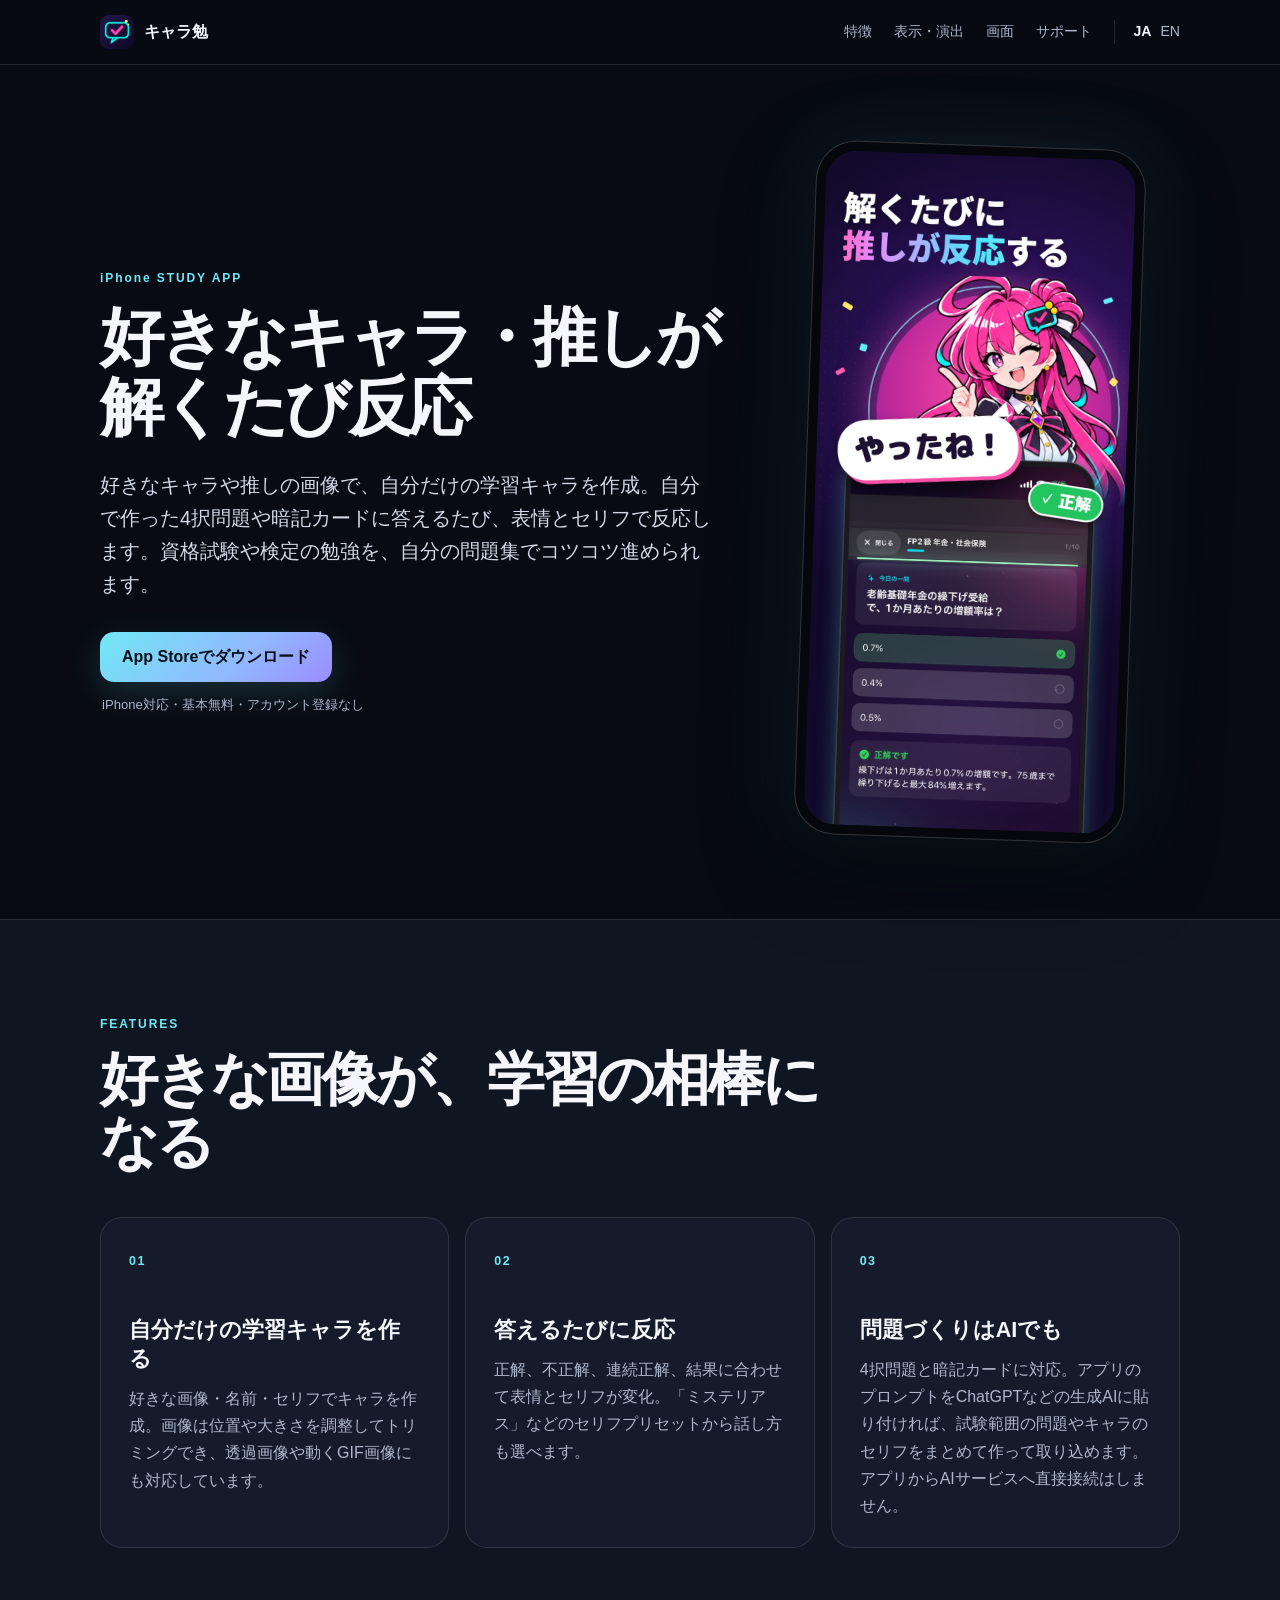
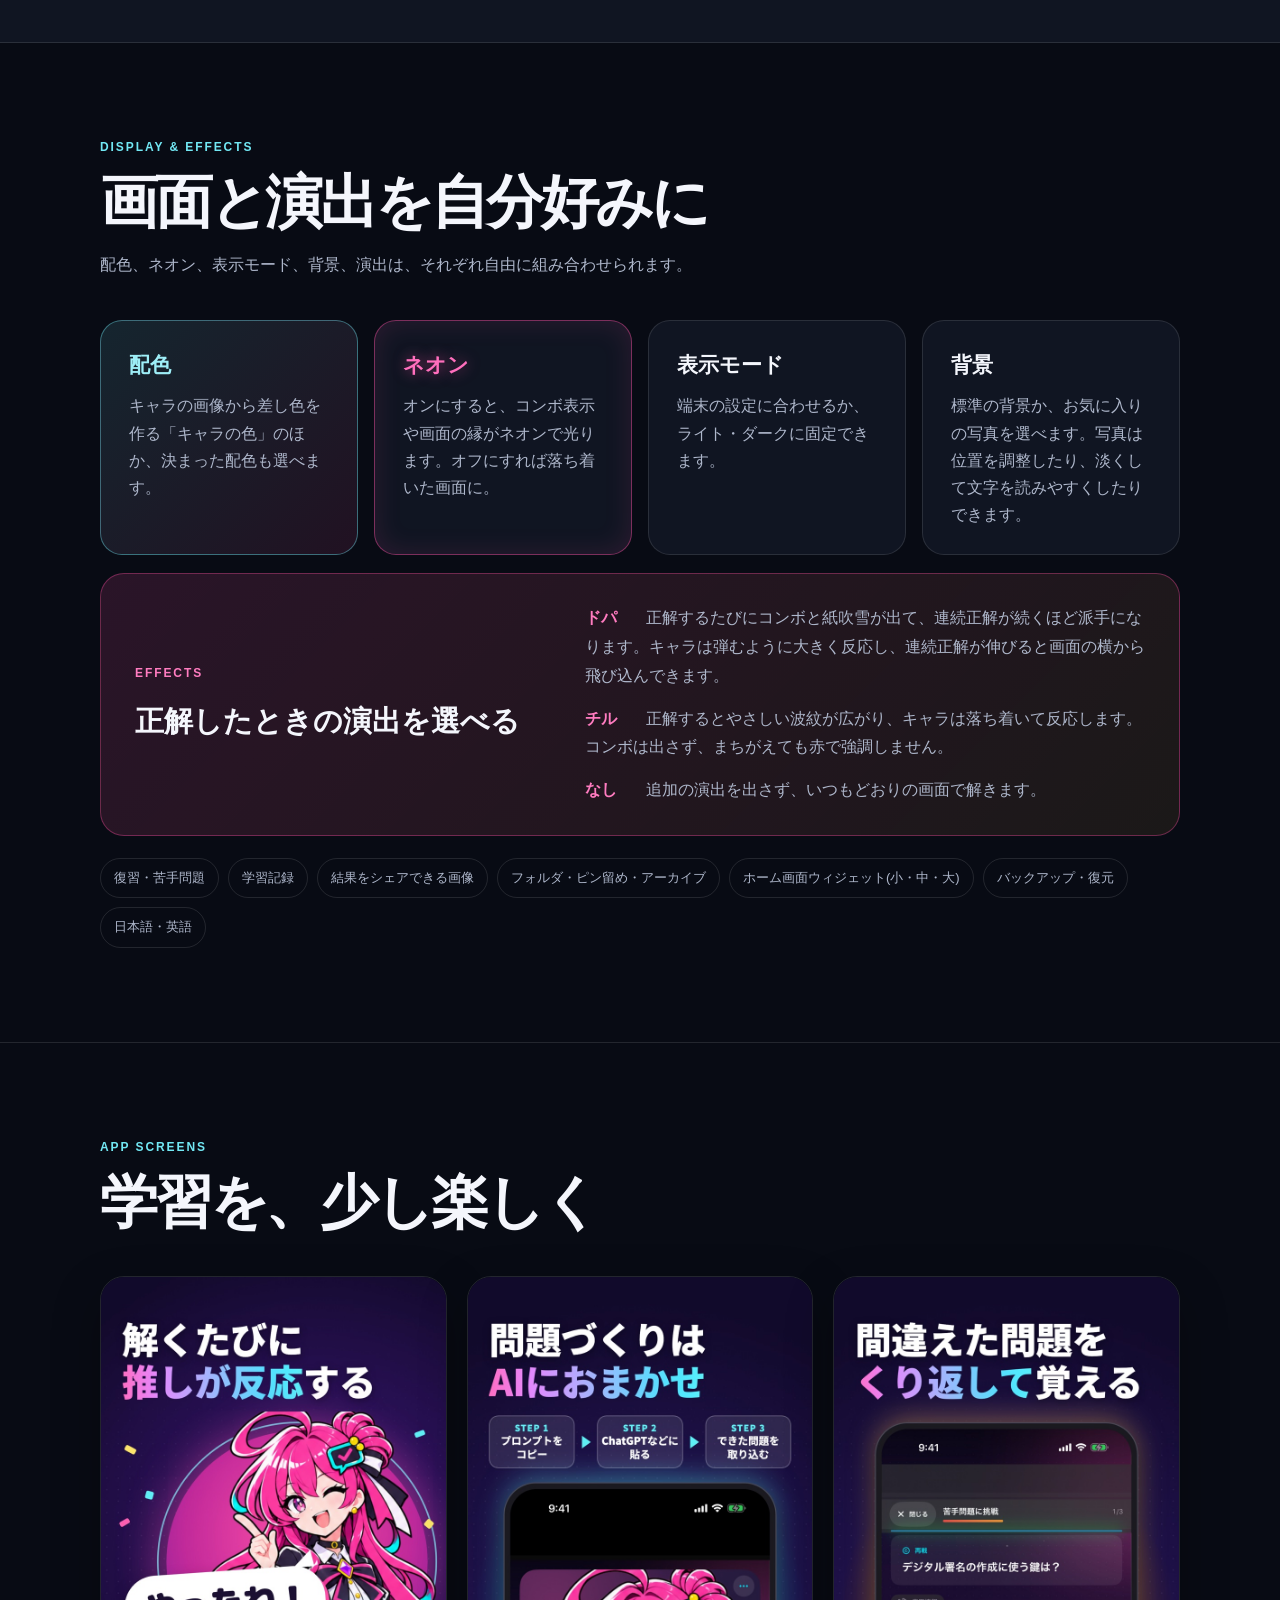
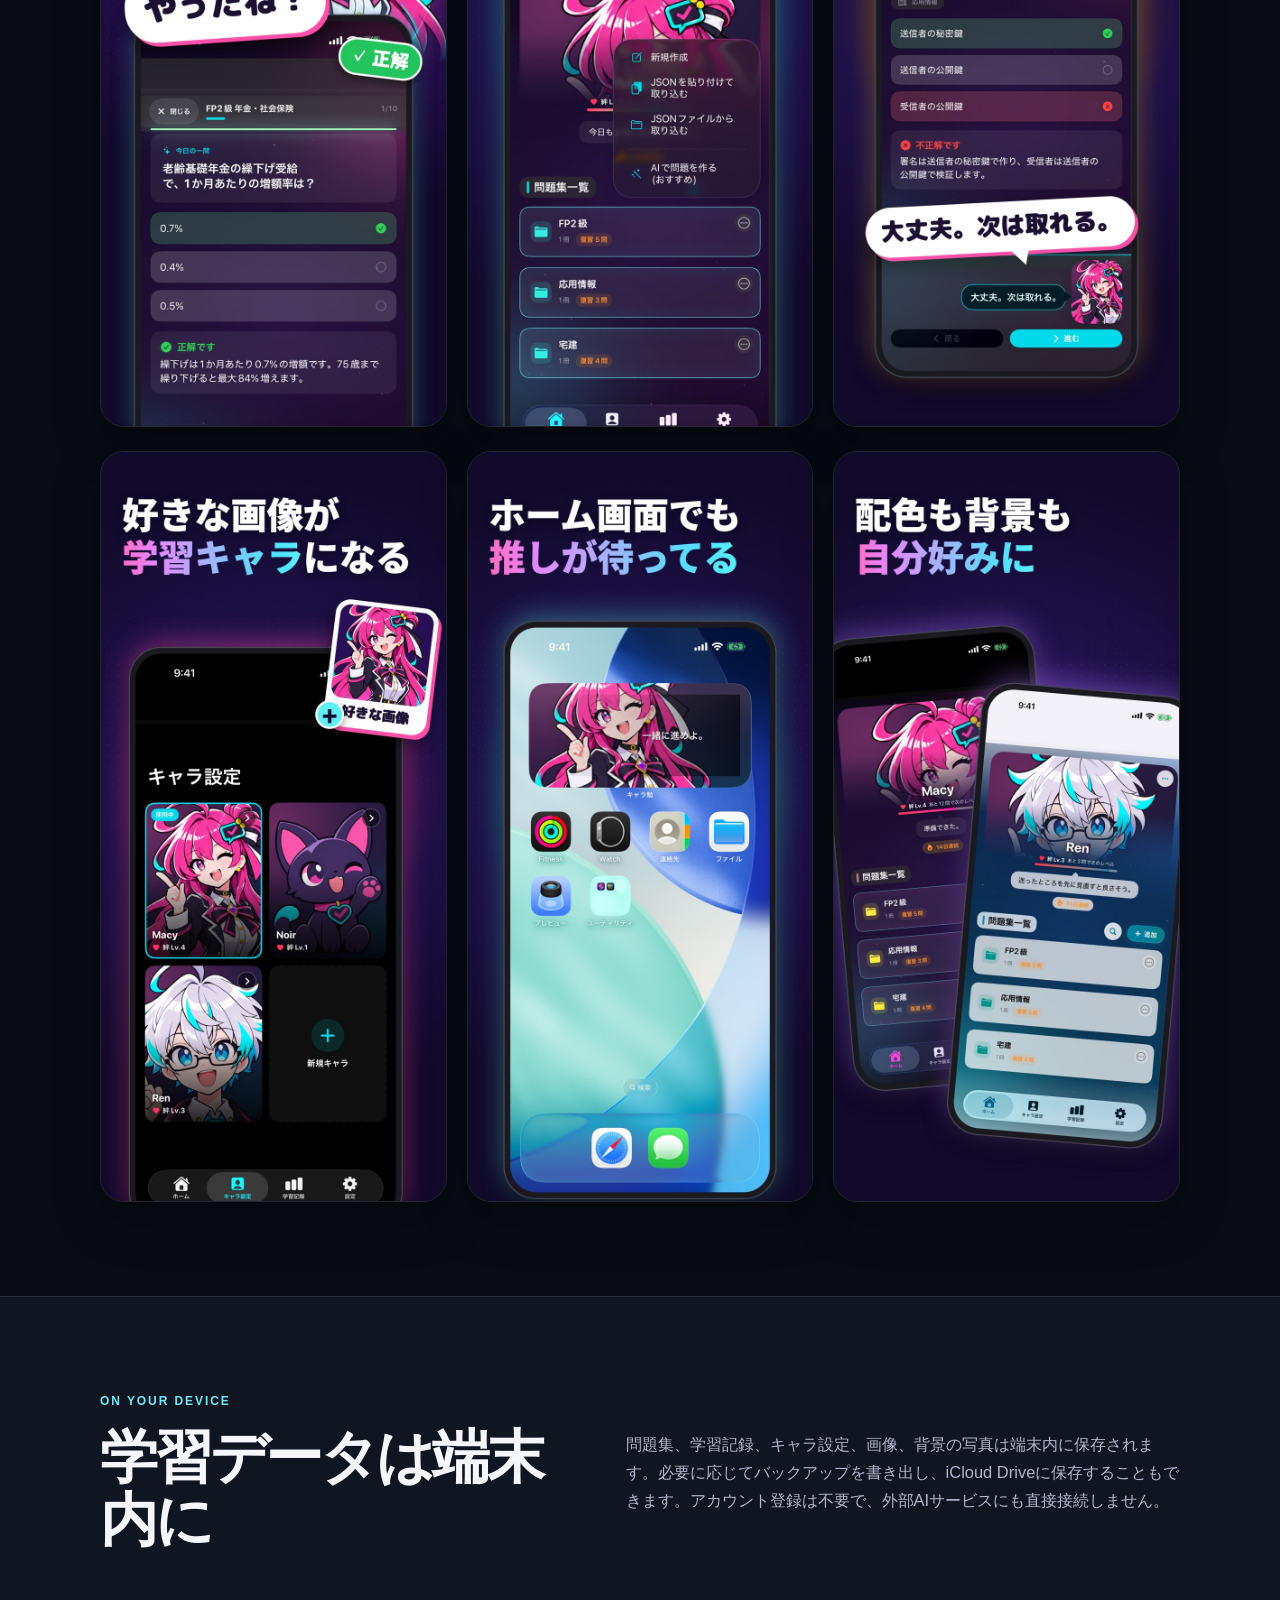
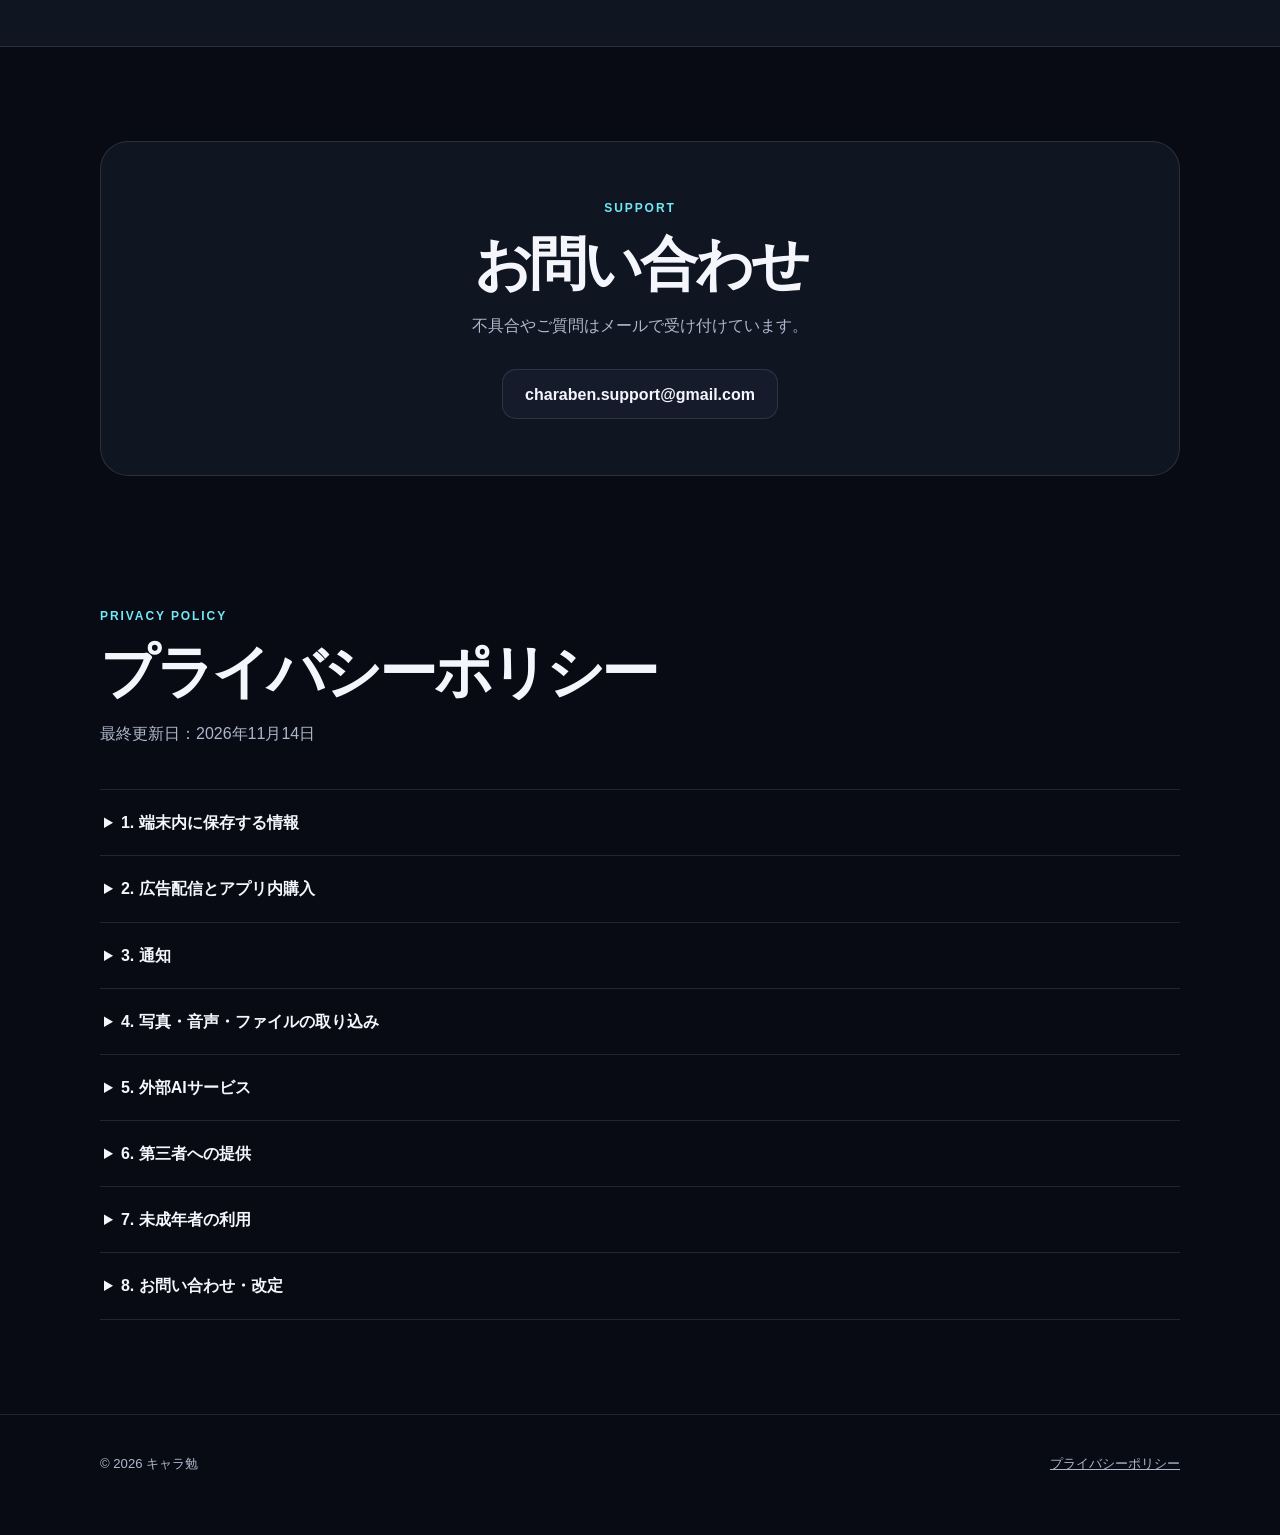
<file: index.html>
<!doctype html>
<html lang="ja">
<head>
  <meta charset="utf-8">
  <meta name="viewport" content="width=device-width,initial-scale=1">
  <meta name="description" content="キャラ勉は、好きなキャラ・推しの画像で自分だけの学習キャラを作り、資格試験などの勉強を自分の問題集で進められるiPhone学習アプリです。配色や背景の写真、正解したときの演出を選んで、自分好みの画面で勉強できます。">
  <meta property="og:title" content="キャラ勉｜好きなキャラ・推しが解くたび反応">
  <meta property="og:description" content="好きなキャラや推しの画像で、自分だけの学習キャラを作成。解くたびに表情とセリフで応えてくれます。資格試験の勉強も、自分の問題集でコツコツ進められます。">
  <meta property="og:type" content="website">
  <meta property="og:image" content="https://charaben-app.github.io/assets/v1013-ja-01-reaction.jpg">
  <meta name="twitter:card" content="summary_large_image">
  <title>キャラ勉｜好きなキャラ・推しが解くたび反応</title>
  <script>
    (() => {
      const params = new URLSearchParams(window.location.search);
      if (params.get('utm_medium') === 'business_card') {
        document.documentElement.classList.add('business-card-visit');
        window.addEventListener('DOMContentLoaded', () => {
          window.setTimeout(() => {
            window.location.assign('https://apps.apple.com/app/apple-store/id6791627723?pt=129180515&ct=business_card_vol6&mt=8');
          }, 1200);
        });
      }
    })();
  </script>
  <link rel="icon" href="assets/app-icon.png">
  <link rel="stylesheet" href="styles.css">
</head>
<body>
  <main class="business-card-redirect" aria-labelledby="business-card-title">
    <div class="business-card-panel">
      <img src="assets/app-icon.png" alt="キャラ勉" width="88" height="88">
      <p class="eyebrow">CHARACTER × STUDY</p>
      <h1 id="business-card-title">App Storeを開いています…</h1>
      <p>自動で開かない場合は、下のボタンをタップしてください。</p>
      <a class="button" href="https://apps.apple.com/app/apple-store/id6791627723?pt=129180515&amp;ct=business_card_vol6&amp;mt=8">App Storeで見る</a>
    </div>
  </main>
  <a class="skip" href="#main">本文へ移動</a>
  <header class="site-header">
    <nav class="nav shell" aria-label="メインナビゲーション">
      <a class="brand" href="#top"><img src="assets/app-icon.png" alt=""><span>キャラ勉</span></a>
      <div class="nav-links"><a href="#features">特徴</a><a href="#looks">表示・演出</a><a href="#screens">画面</a><a href="#support">サポート</a><div class="lang" aria-label="言語選択"><a href="./" aria-current="page">JA</a><a href="en/" lang="en">EN</a></div></div>
    </nav>
  </header>
  <main id="main">
    <section class="hero shell" id="top">
      <div class="hero-copy">
        <p class="eyebrow">iPhone STUDY APP</p>
        <h1><span class="keep-line">好きなキャラ・推しが</span><br>解くたび反応</h1>
        <p class="lead">好きなキャラや推しの画像で、自分だけの学習キャラを作成。自分で作った4択問題や暗記カードに答えるたび、表情とセリフで反応します。資格試験や検定の勉強を、自分の問題集でコツコツ進められます。</p>
        <div class="actions"><a class="button" href="https://apps.apple.com/jp/app/id6791627723">App Storeでダウンロード</a></div>
        <p class="availability">iPhone対応・基本無料・アカウント登録なし</p>
      </div>
      <div class="hero-visual"><div class="phone"><img src="assets/v1013-ja-01-reaction.jpg" alt="正解するとキャラが表情とセリフで反応するキャラ勉の学習画面"></div></div>
    </section>

    <section class="features" id="features">
      <div class="shell">
        <div class="section-head"><p class="eyebrow">FEATURES</p><h2>好きな画像が、学習の相棒になる</h2></div>
        <div class="feature-grid">
          <article class="feature"><span>01</span><h3>自分だけの学習キャラを作る</h3><p>好きな画像・名前・セリフでキャラを作成。画像は位置や大きさを調整してトリミングでき、透過画像や動くGIF画像にも対応しています。</p></article>
          <article class="feature"><span>02</span><h3>答えるたびに反応</h3><p>正解、不正解、連続正解、結果に合わせて表情とセリフが変化。「ミステリアス」などのセリフプリセットから話し方も選べます。</p></article>
          <article class="feature"><span>03</span><h3>問題づくりはAIでも</h3><p>4択問題と暗記カードに対応。アプリのプロンプトをChatGPTなどの生成AIに貼り付ければ、試験範囲の問題やキャラのセリフをまとめて作って取り込めます。アプリからAIサービスへ直接接続はしません。</p></article>
        </div>
      </div>
    </section>

    <section class="looks" id="looks">
      <div class="shell">
        <div class="section-head"><p class="eyebrow">DISPLAY &amp; EFFECTS</p><h2>画面と演出を自分好みに</h2><p>配色、ネオン、表示モード、背景、演出は、それぞれ自由に組み合わせられます。</p></div>
        <div class="look-grid">
          <article class="look look-palette"><h3>配色</h3><p>キャラの画像から差し色を作る「キャラの色」のほか、決まった配色も選べます。</p></article>
          <article class="look look-neon"><h3>ネオン</h3><p>オンにすると、コンボ表示や画面の縁がネオンで光ります。オフにすれば落ち着いた画面に。</p></article>
          <article class="look look-mode"><h3>表示モード</h3><p>端末の設定に合わせるか、ライト・ダークに固定できます。</p></article>
          <article class="look look-background"><h3>背景</h3><p>標準の背景か、お気に入りの写真を選べます。写真は位置を調整したり、淡くして文字を読みやすくしたりできます。</p></article>
        </div>
        <article class="effects-card"><div><p class="eyebrow">EFFECTS</p><h3>正解したときの演出を選べる</h3></div><div class="effects-list"><p><strong>ドパ</strong>正解するたびにコンボと紙吹雪が出て、連続正解が続くほど派手になります。キャラは弾むように大きく反応し、連続正解が伸びると画面の横から飛び込んできます。</p><p><strong>チル</strong>正解するとやさしい波紋が広がり、キャラは落ち着いて反応します。コンボは出さず、まちがえても赤で強調しません。</p><p><strong>なし</strong>追加の演出を出さず、いつもどおりの画面で解きます。</p></div></article>
        <div class="more-features" aria-label="その他の機能"><span>復習・苦手問題</span><span>学習記録</span><span>結果をシェアできる画像</span><span>フォルダ・ピン留め・アーカイブ</span><span>ホーム画面ウィジェット(小・中・大)</span><span>バックアップ・復元</span><span>日本語・英語</span></div>
      </div>
    </section>

    <section class="showcase" id="screens">
      <div class="shell">
        <div class="section-head"><p class="eyebrow">APP SCREENS</p><h2>学習を、少し楽しく</h2></div>
        <div class="shots">
          <img src="assets/v1013-ja-01-reaction.jpg" alt="正解するとキャラが表情とセリフで反応する学習画面" loading="lazy">
          <img src="assets/v1013-ja-02-ai.jpg" alt="ChatGPTなどの生成AIで問題を作って取り込む流れ" loading="lazy">
          <img src="assets/v1013-ja-03-review.jpg" alt="間違えた問題をくり返し解く復習画面" loading="lazy">
          <img src="assets/v1013-ja-04-character.jpg" alt="好きな画像で自分だけの学習キャラを作る画面" loading="lazy">
          <img src="assets/v1013-ja-05-widget.jpg" alt="キャラを表示できるホーム画面ウィジェット" loading="lazy">
          <img src="assets/v1013-ja-06-looks.jpg" alt="配色や背景を自分好みに変えたホーム画面" loading="lazy">
        </div>
      </div>
    </section>

    <section class="local-data"><div class="shell local-card"><div><p class="eyebrow">ON YOUR DEVICE</p><h2>学習データは端末内に</h2></div><p>問題集、学習記録、キャラ設定、画像、背景の写真は端末内に保存されます。必要に応じてバックアップを書き出し、iCloud Driveに保存することもできます。アカウント登録は不要で、外部AIサービスにも直接接続しません。</p></div></section>

    <section id="support"><div class="shell support-card"><p class="eyebrow">SUPPORT</p><h2>お問い合わせ</h2><p>不具合やご質問はメールで受け付けています。</p><div class="actions"><a class="button secondary" href="mailto:charaben.support@gmail.com">charaben.support@gmail.com</a></div></div></section>

    <section class="policy" id="privacy">
      <div class="shell">
        <div class="section-head"><p class="eyebrow">PRIVACY POLICY</p><h2>プライバシーポリシー</h2><p>最終更新日：2026年11月14日</p></div>
        <details><summary>1. 端末内に保存する情報</summary><div class="content"><p>本アプリは、問題集、問題と解答、学習記録、復習状態、フォルダ・アーカイブ・ピン留めの設定、キャラクター設定、名前、表示用画像・表情画像・音声、表示・通知設定、オンボーディングの完了状態、バックアップに必要な情報を端末内に保存します。</p><p>これらは学習、表示、復習、バックアップおよび復元のために利用し、開発者が運用するサーバーへ送信・収集しません。アカウント登録や独自のアクセス解析SDKは使用しません。利用者はバックアップファイルを書き出し、iCloud Driveなどの外部ストレージを保存先に選べます。その場合、保存先サービスのポリシーが適用されます。</p></div></details>
        <details><summary>2. 広告配信とアプリ内購入</summary><div class="content"><p>運営費用のため、Google LLCのGoogle Mobile Ads SDK(AdMob)によるバナー広告を表示します。広告事業者は、IPアドレスと大まかな地域、端末・SDK識別子、技術情報、広告の表示・操作情報、診断・パフォーマンス情報を広告配信、不正防止、計測、品質改善等に利用する場合があります。</p><p>公開初期はATTの許可を求めず、IDFAによる追跡型広告を目的として利用者を追跡しない方針です。詳細は<a href="https://policies.google.com/privacy?hl=ja">Googleプライバシーポリシー</a>と<a href="https://developers.google.com/admob/ios/privacy/data-disclosure">Google Mobile Ads SDKのデータ開示</a>をご確認ください。</p><p>広告を恒久的に非表示にする非消耗型アプリ内購入も提供します。決済はAppleが処理し、開発者はカード情報を受け取りません。</p></div></details>
        <details><summary>3. 通知</summary><div class="content"><p>学習リマインドを有効にした場合、端末上のローカル通知を使用します。通知内容と設定を開発者のサーバーへ送信しません。</p></div></details>
        <details><summary>4. 写真・音声・ファイルの取り込み</summary><div class="content"><p>キャラクター画像、表情画像、音声として選択したファイルは端末内に保存し、開発者へ送信しません。問題JSONやバックアップも端末上で処理します。</p></div></details>
        <details><summary>5. 外部AIサービス</summary><div class="content"><p>問題JSONを作成するためのプロンプトをコピーできますが、本アプリは外部AIサービスへ直接接続しません。外部サービスに入力した情報は、そのサービスのポリシーに従います。</p></div></details>
        <details><summary>6. 第三者への提供</summary><div class="content"><p>広告配信事業者による前記の取り扱いを除き、学習内容、キャラクター設定、画像、音声、バックアップ内容を第三者へ提供しません。</p></div></details>
        <details><summary>7. 未成年者の利用</summary><div class="content"><p>保護者の同意が必要な年齢の利用者は、適用法令に従い保護者の関与のもとで利用することを想定しています。広告を含むため、App Storeの年齢レーティングと端末のコンテンツ制限をご確認ください。</p></div></details>
        <details><summary>8. お問い合わせ・改定</summary><div class="content"><p>お問い合わせは<a href="mailto:charaben.support@gmail.com">charaben.support@gmail.com</a>まで。法令、広告SDK、機能の変更に応じて本ポリシーを改定することがあります。重要な変更は本ページまたはアプリ内でお知らせします。</p></div></details>
      </div>
    </section>
  </main>
  <footer><div class="shell footer-row"><span>© 2026 キャラ勉</span><a href="#privacy">プライバシーポリシー</a></div></footer>
</body>
</html>
</file>
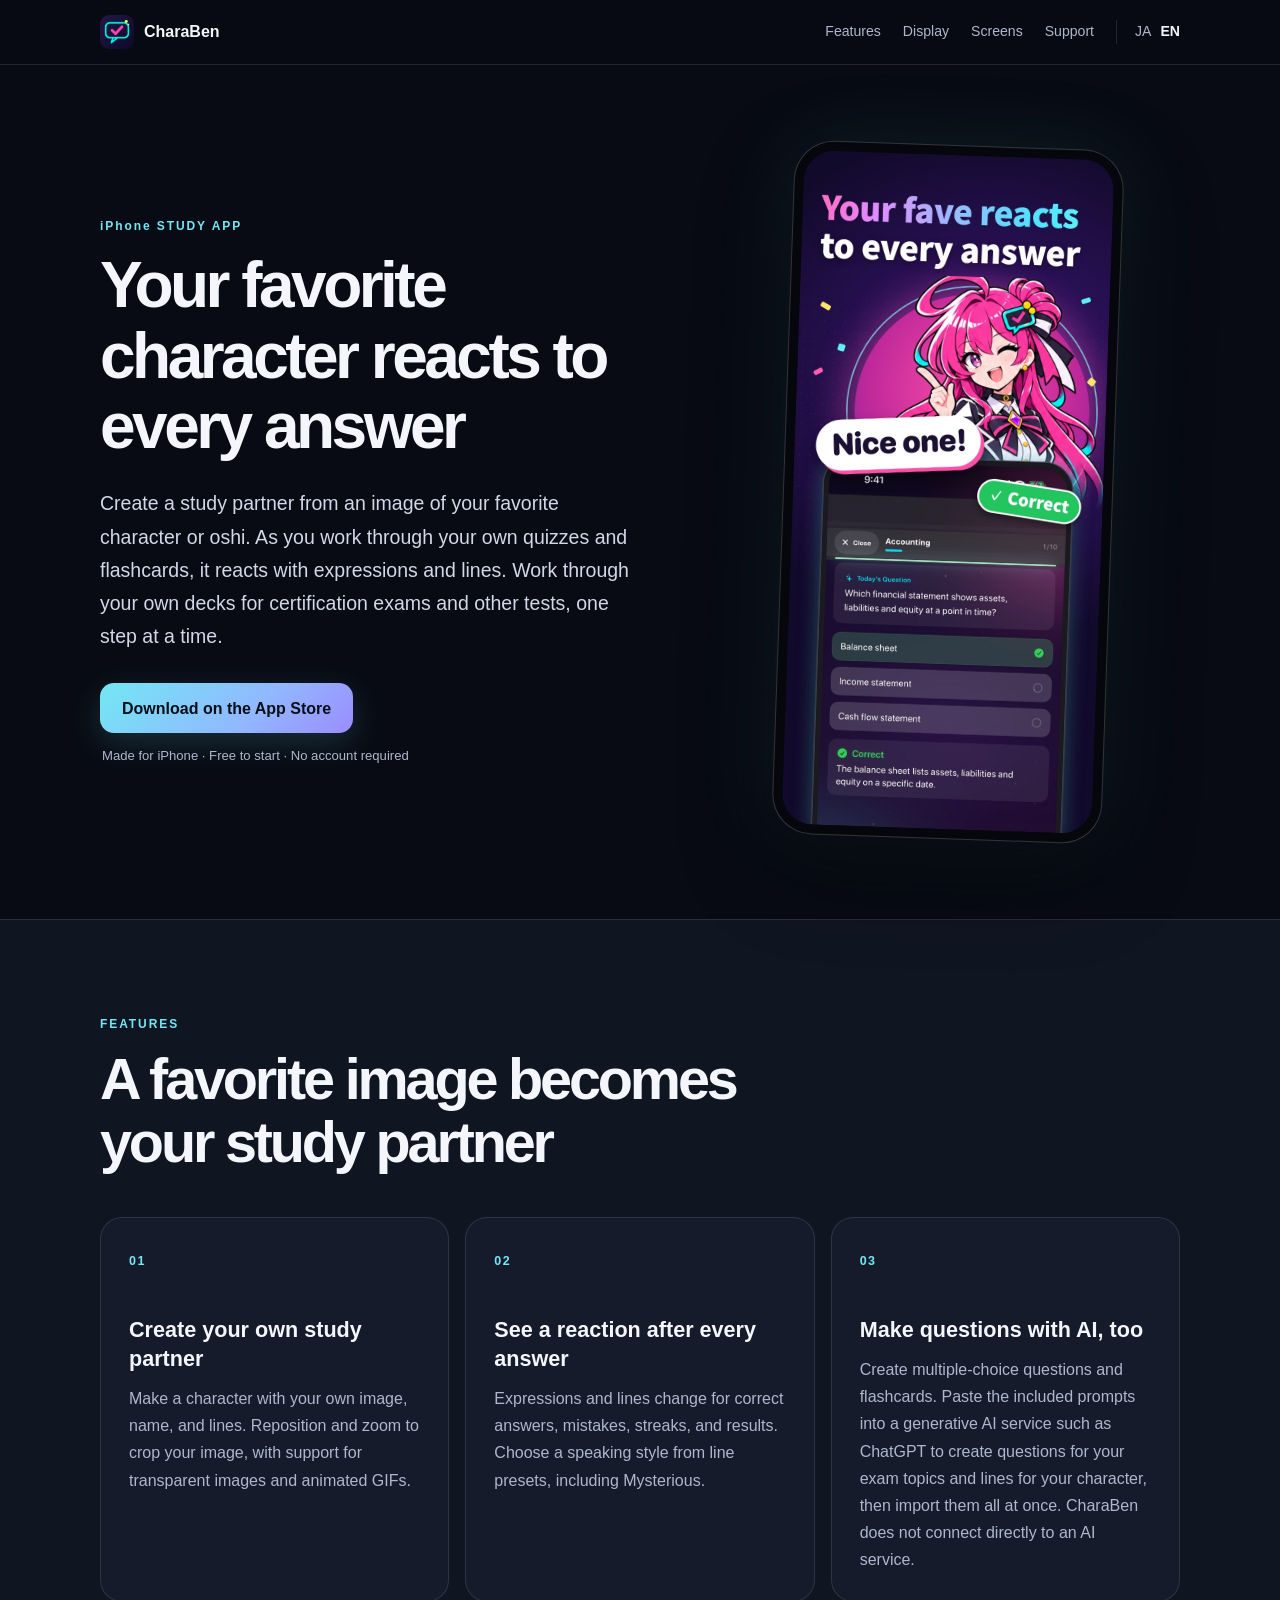
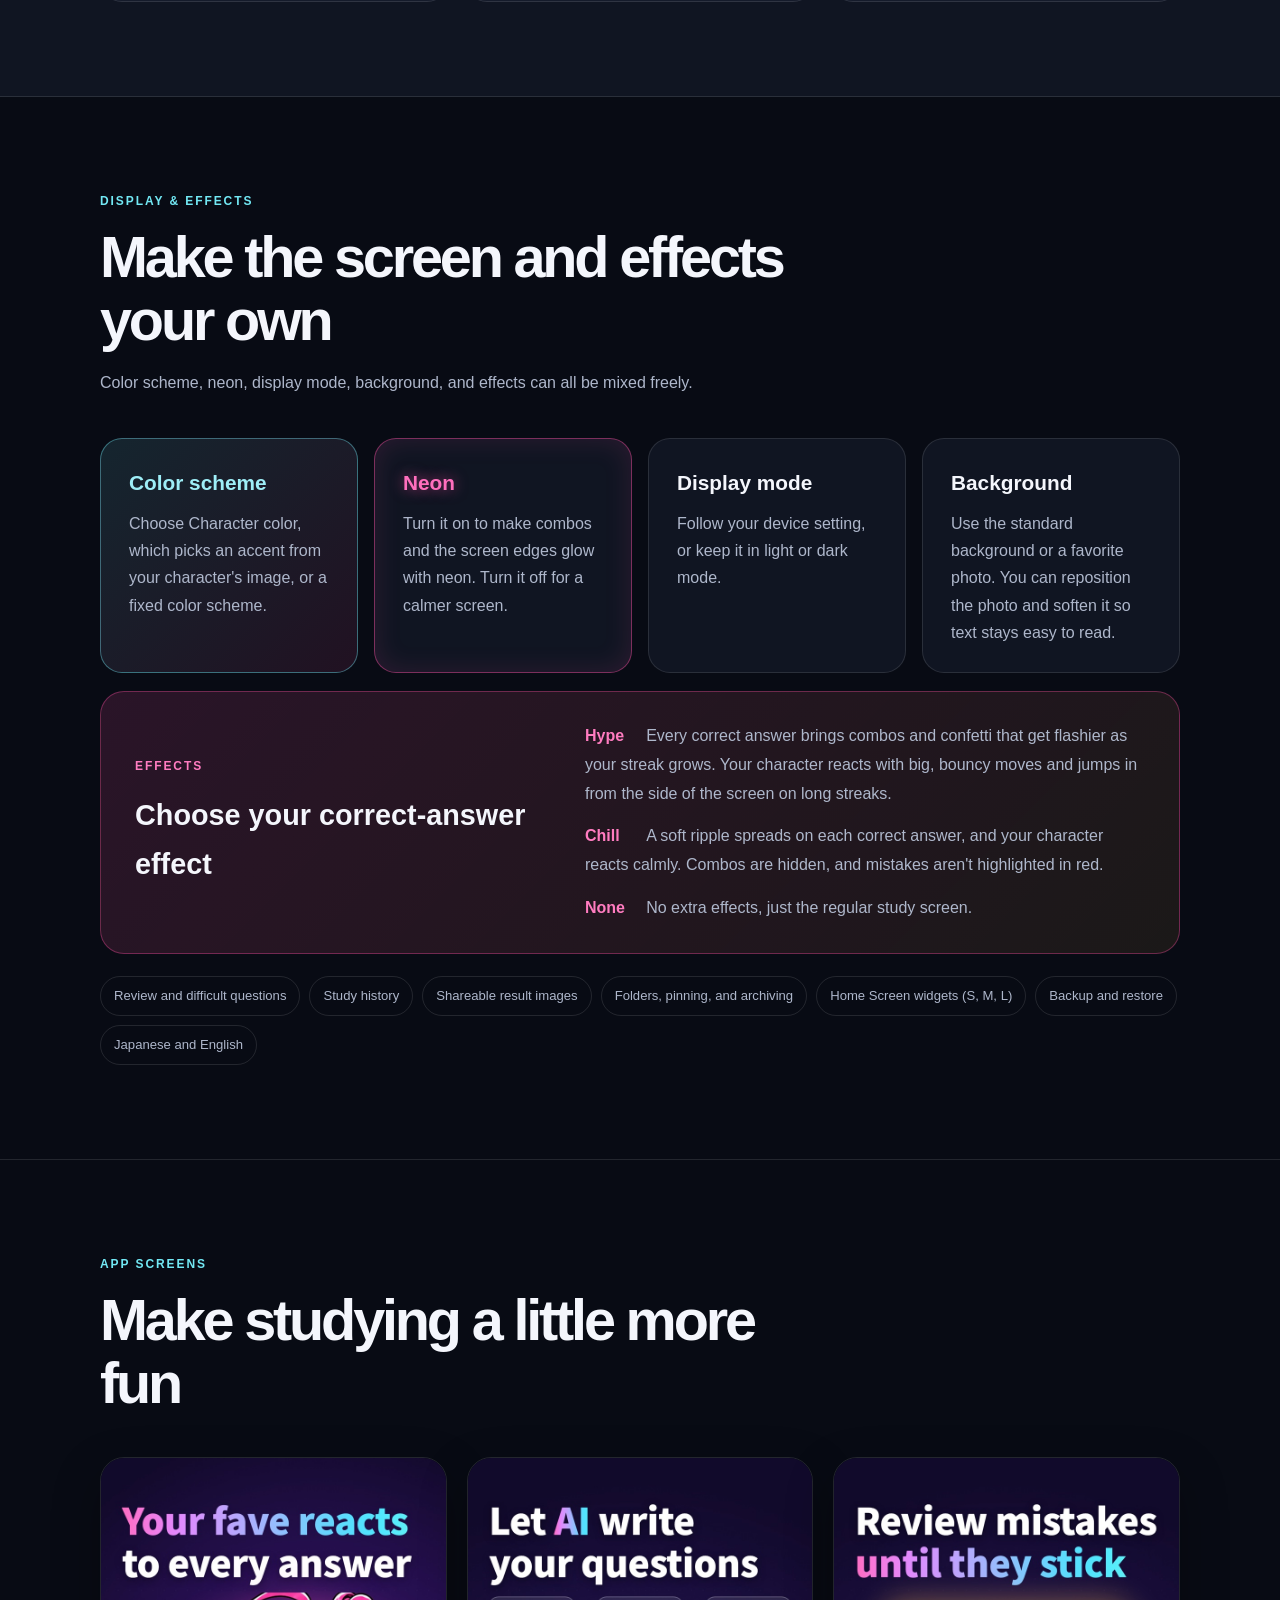
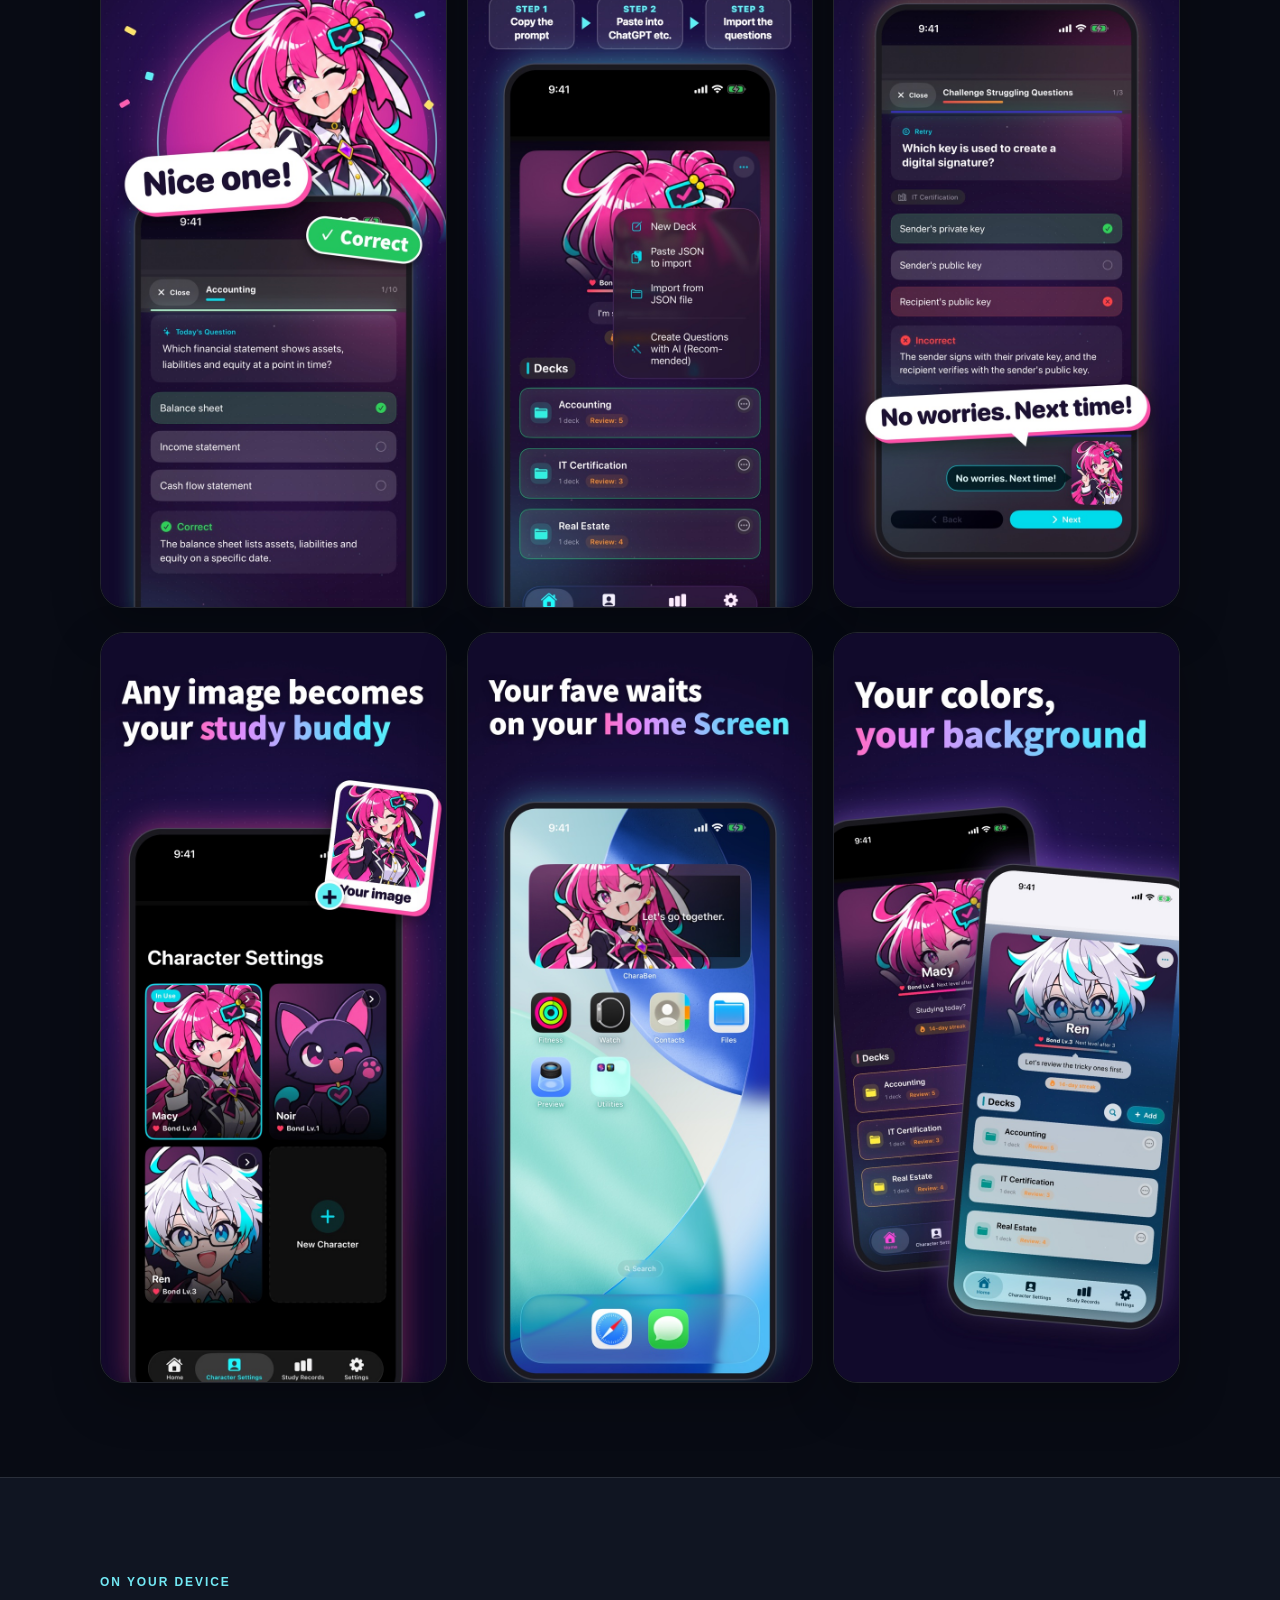
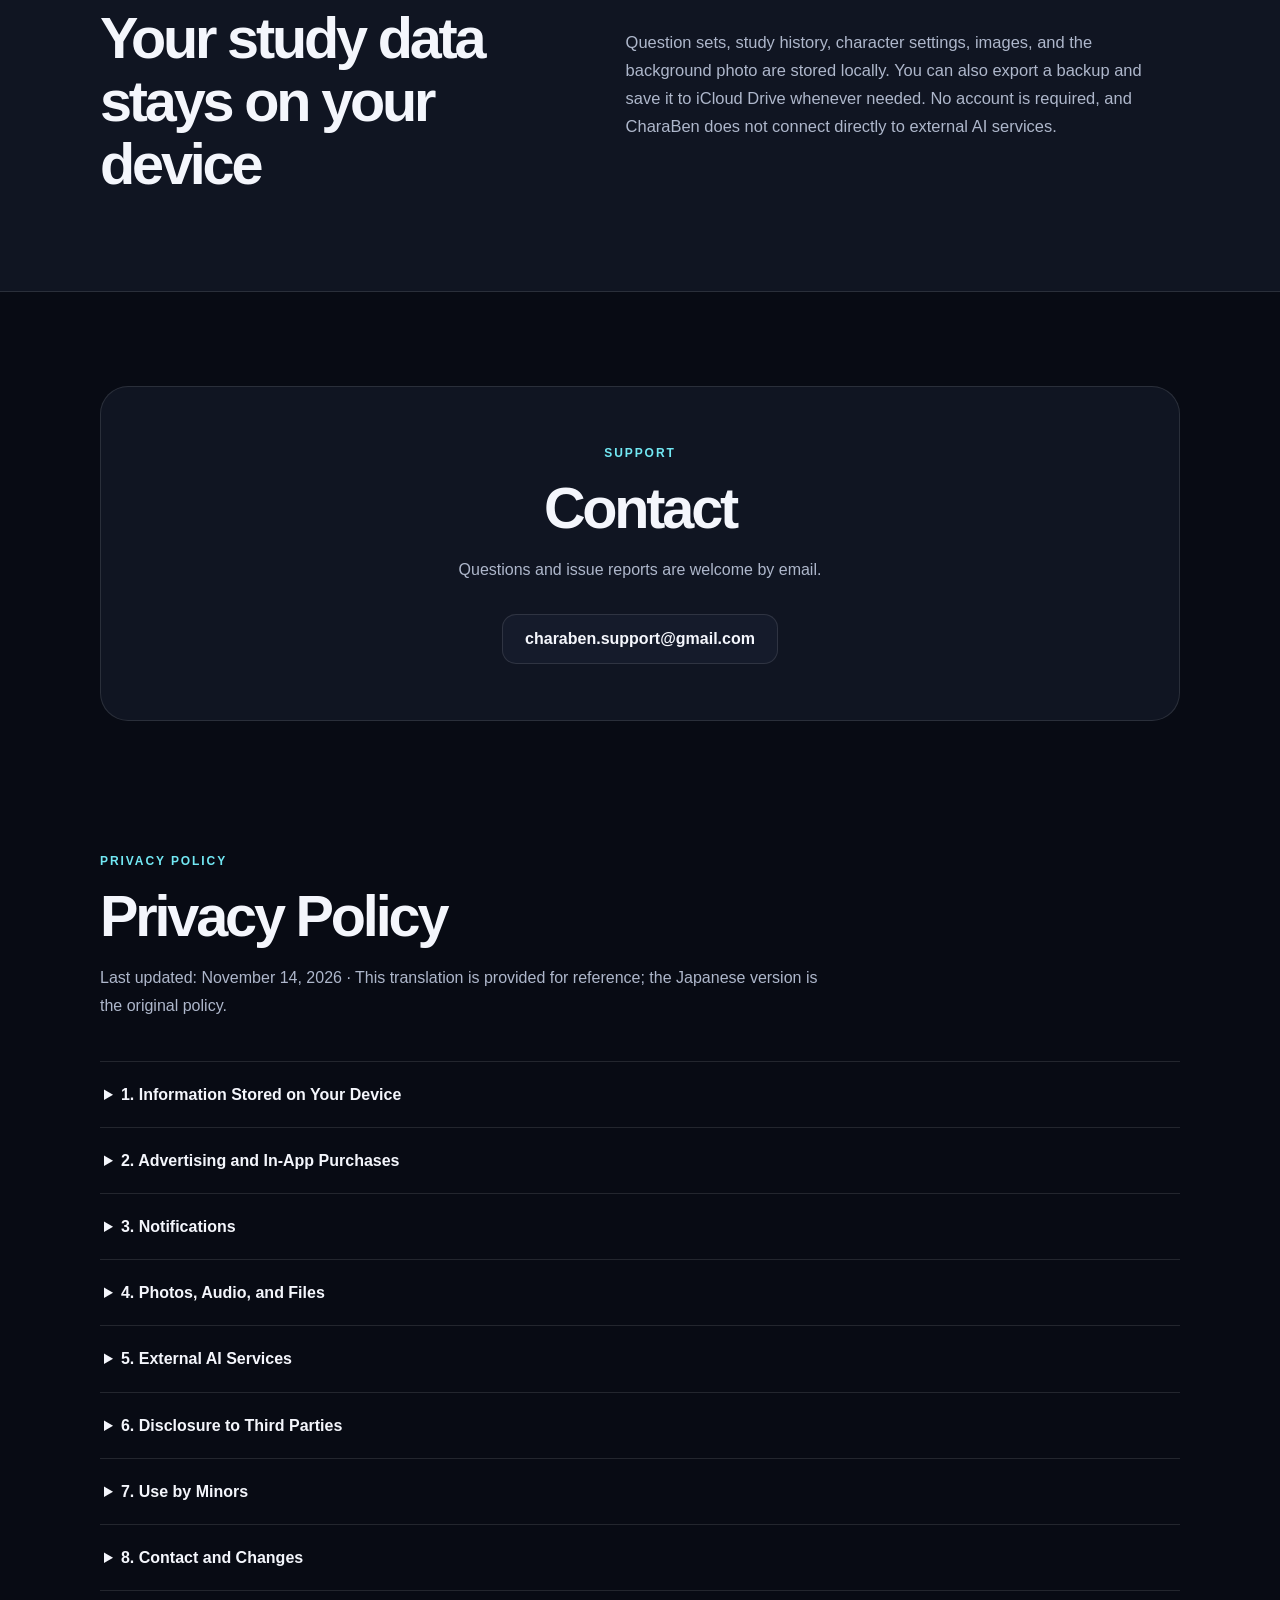
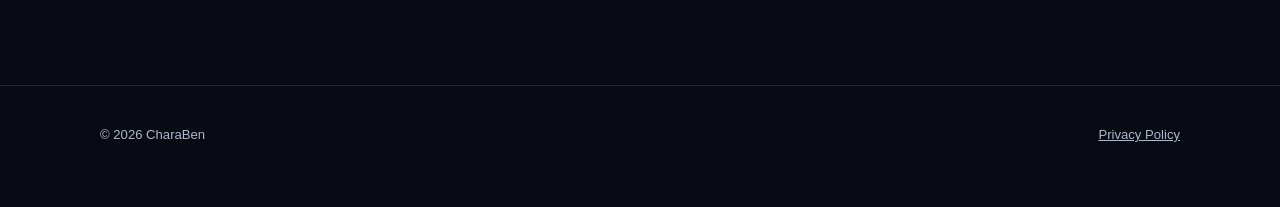
<file: en/index.html>
<!doctype html>
<html lang="en">
<head>
  <meta charset="utf-8">
  <meta name="viewport" content="width=device-width,initial-scale=1">
  <meta name="description" content="CharaBen is an iPhone study app where you create a study partner from your favorite character and prepare for certification exams and more with your own decks. Pick your colors, background photo, and correct-answer effects to make it your own.">
  <meta property="og:title" content="CharaBen | Your favorite character reacts to every answer">
  <meta property="og:description" content="Turn your favorite character or oshi into a study partner that reacts to every answer. Work through your own decks for certification exams and more, one step at a time.">
  <meta property="og:type" content="website">
  <meta property="og:image" content="https://charaben-app.github.io/assets/en/v1013-en-01-reaction.jpg">
  <meta name="twitter:card" content="summary_large_image">
  <title>CharaBen | Your favorite character reacts to every answer</title>
  <link rel="icon" href="../assets/app-icon.png">
  <link rel="stylesheet" href="../styles.css">
</head>
<body>
  <a class="skip" href="#main">Skip to content</a>
  <header class="site-header">
    <nav class="nav shell" aria-label="Main navigation">
      <a class="brand" href="#top"><img src="../assets/app-icon.png" alt=""><span>CharaBen</span></a>
      <div class="nav-links"><a href="#features">Features</a><a href="#looks">Display</a><a href="#screens">Screens</a><a href="#support">Support</a><div class="lang" aria-label="Language selector"><a href="../" lang="ja">JA</a><a href="./" aria-current="page">EN</a></div></div>
    </nav>
  </header>
  <main id="main">
    <section class="hero shell" id="top">
      <div class="hero-copy">
        <p class="eyebrow">iPhone STUDY APP</p>
        <h1>Your favorite character reacts to every answer</h1>
        <p class="lead">Create a study partner from an image of your favorite character or oshi. As you work through your own quizzes and flashcards, it reacts with expressions and lines. Work through your own decks for certification exams and other tests, one step at a time.</p>
        <div class="actions"><a class="button" href="https://apps.apple.com/app/id6791627723">Download on the App Store</a></div>
        <p class="availability">Made for iPhone · Free to start · No account required</p>
      </div>
      <div class="hero-visual"><div class="phone"><img src="../assets/en/v1013-en-01-reaction.jpg" alt="A CharaBen study screen where the character reacts to a correct answer with an expression and a line"></div></div>
    </section>

    <section class="features" id="features">
      <div class="shell">
        <div class="section-head"><p class="eyebrow">FEATURES</p><h2>A favorite image becomes your study partner</h2></div>
        <div class="feature-grid">
          <article class="feature"><span>01</span><h3>Create your own study partner</h3><p>Make a character with your own image, name, and lines. Reposition and zoom to crop your image, with support for transparent images and animated GIFs.</p></article>
          <article class="feature"><span>02</span><h3>See a reaction after every answer</h3><p>Expressions and lines change for correct answers, mistakes, streaks, and results. Choose a speaking style from line presets, including Mysterious.</p></article>
          <article class="feature"><span>03</span><h3>Make questions with AI, too</h3><p>Create multiple-choice questions and flashcards. Paste the included prompts into a generative AI service such as ChatGPT to create questions for your exam topics and lines for your character, then import them all at once. CharaBen does not connect directly to an AI service.</p></article>
        </div>
      </div>
    </section>

    <section class="looks" id="looks">
      <div class="shell">
        <div class="section-head"><p class="eyebrow">DISPLAY &amp; EFFECTS</p><h2>Make the screen and effects your own</h2><p>Color scheme, neon, display mode, background, and effects can all be mixed freely.</p></div>
        <div class="look-grid">
          <article class="look look-palette"><h3>Color scheme</h3><p>Choose Character color, which picks an accent from your character's image, or a fixed color scheme.</p></article>
          <article class="look look-neon"><h3>Neon</h3><p>Turn it on to make combos and the screen edges glow with neon. Turn it off for a calmer screen.</p></article>
          <article class="look look-mode"><h3>Display mode</h3><p>Follow your device setting, or keep it in light or dark mode.</p></article>
          <article class="look look-background"><h3>Background</h3><p>Use the standard background or a favorite photo. You can reposition the photo and soften it so text stays easy to read.</p></article>
        </div>
        <article class="effects-card"><div><p class="eyebrow">EFFECTS</p><h3>Choose your correct-answer effect</h3></div><div class="effects-list"><p><strong>Hype</strong>Every correct answer brings combos and confetti that get flashier as your streak grows. Your character reacts with big, bouncy moves and jumps in from the side of the screen on long streaks.</p><p><strong>Chill</strong>A soft ripple spreads on each correct answer, and your character reacts calmly. Combos are hidden, and mistakes aren't highlighted in red.</p><p><strong>None</strong>No extra effects, just the regular study screen.</p></div></article>
        <div class="more-features" aria-label="More features"><span>Review and difficult questions</span><span>Study history</span><span>Shareable result images</span><span>Folders, pinning, and archiving</span><span>Home Screen widgets (S, M, L)</span><span>Backup and restore</span><span>Japanese and English</span></div>
      </div>
    </section>

    <section class="showcase" id="screens">
      <div class="shell">
        <div class="section-head"><p class="eyebrow">APP SCREENS</p><h2>Make studying a little more fun</h2></div>
        <div class="shots">
          <img src="../assets/en/v1013-en-01-reaction.jpg" alt="Your character reacts with expressions and lines when you answer correctly" loading="lazy">
          <img src="../assets/en/v1013-en-02-ai.jpg" alt="Making questions with a generative AI such as ChatGPT and importing them" loading="lazy">
          <img src="../assets/en/v1013-en-03-review.jpg" alt="Reviewing the questions you missed" loading="lazy">
          <img src="../assets/en/v1013-en-04-character.jpg" alt="Making your own study character from a favorite image" loading="lazy">
          <img src="../assets/en/v1013-en-05-widget.jpg" alt="A Home Screen widget showing your character" loading="lazy">
          <img src="../assets/en/v1013-en-06-looks.jpg" alt="Home screens with your own colors and background" loading="lazy">
        </div>
      </div>
    </section>

    <section class="local-data"><div class="shell local-card"><div><p class="eyebrow">ON YOUR DEVICE</p><h2>Your study data stays on your device</h2></div><p>Question sets, study history, character settings, images, and the background photo are stored locally. You can also export a backup and save it to iCloud Drive whenever needed. No account is required, and CharaBen does not connect directly to external AI services.</p></div></section>

    <section id="support"><div class="shell support-card"><p class="eyebrow">SUPPORT</p><h2>Contact</h2><p>Questions and issue reports are welcome by email.</p><div class="actions"><a class="button secondary" href="mailto:charaben.support@gmail.com">charaben.support@gmail.com</a></div></div></section>

    <section class="policy" id="privacy">
      <div class="shell">
        <div class="section-head"><p class="eyebrow">PRIVACY POLICY</p><h2>Privacy Policy</h2><p>Last updated: November 14, 2026 · This translation is provided for reference; the Japanese version is the original policy.</p></div>
        <details><summary>1. Information Stored on Your Device</summary><div class="content"><p>CharaBen stores question sets, questions and answers, learning records, review status, folder, archive and pin settings, character settings, names, images, expression images, audio, display and notification settings, onboarding status, and information needed for backup and restore locally on your device.</p><p>This information is used for learning, display, review, backup, and restore features. It is not collected by or sent to servers operated by the Developer. CharaBen does not require account registration or use its own analytics SDK. You can export a backup file and choose external storage such as iCloud Drive as its destination. In that case, the storage provider’s policy applies.</p></div></details>
        <details><summary>2. Advertising and In-App Purchases</summary><div class="content"><p>CharaBen displays banner ads through Google LLC’s Google Mobile Ads SDK (AdMob) to support operating costs. Advertising providers may use IP address and approximate location, device or SDK identifiers, technical information, ad interaction information, and diagnostic and performance information for ad delivery, fraud prevention, measurement, and quality improvement.</p><p>At launch, CharaBen does not request App Tracking Transparency permission and does not track users for IDFA-based tracking advertising. See the <a href="https://policies.google.com/privacy?hl=en">Google Privacy Policy</a> and <a href="https://developers.google.com/admob/ios/privacy/data-disclosure">Google Mobile Ads SDK data disclosure</a> for details.</p><p>An optional non-consumable in-app purchase permanently removes ads. Apple processes purchases and restores; the Developer does not receive payment card information.</p></div></details>
        <details><summary>3. Notifications</summary><div class="content"><p>If you enable study reminders, CharaBen uses local notifications on your device. Notification content and settings are not sent to the Developer’s servers.</p></div></details>
        <details><summary>4. Photos, Audio, and Files</summary><div class="content"><p>Files selected as character images, expression images, or audio are stored on your device and are not sent to the Developer. Imported question JSON and backup files are also processed on your device.</p></div></details>
        <details><summary>5. External AI Services</summary><div class="content"><p>CharaBen can copy prompts for creating question JSON with an external AI service, but it does not connect directly to an external AI service. Information entered there is subject to that service’s policy.</p></div></details>
        <details><summary>6. Disclosure to Third Parties</summary><div class="content"><p>Except for the advertising provider handling described above, the Developer does not provide your learning content, character settings, images, audio, or backup contents to third parties.</p></div></details>
        <details><summary>7. Use by Minors</summary><div class="content"><p>Where parental consent is required, CharaBen is intended to be used with the involvement of a parent or guardian in accordance with applicable law. Because the app includes advertising, please review the App Store age rating and device content restrictions.</p></div></details>
        <details><summary>8. Contact and Changes</summary><div class="content"><p>Contact <a href="mailto:charaben.support@gmail.com">charaben.support@gmail.com</a> with policy questions. The Developer may update this policy in response to changes in law, advertising SDK specifications, or app features. Material changes will be announced on this page or in the app.</p></div></details>
      </div>
    </section>
  </main>
  <footer><div class="shell footer-row"><span>© 2026 CharaBen</span><a href="#privacy">Privacy Policy</a></div></footer>
</body>
</html>
</file>
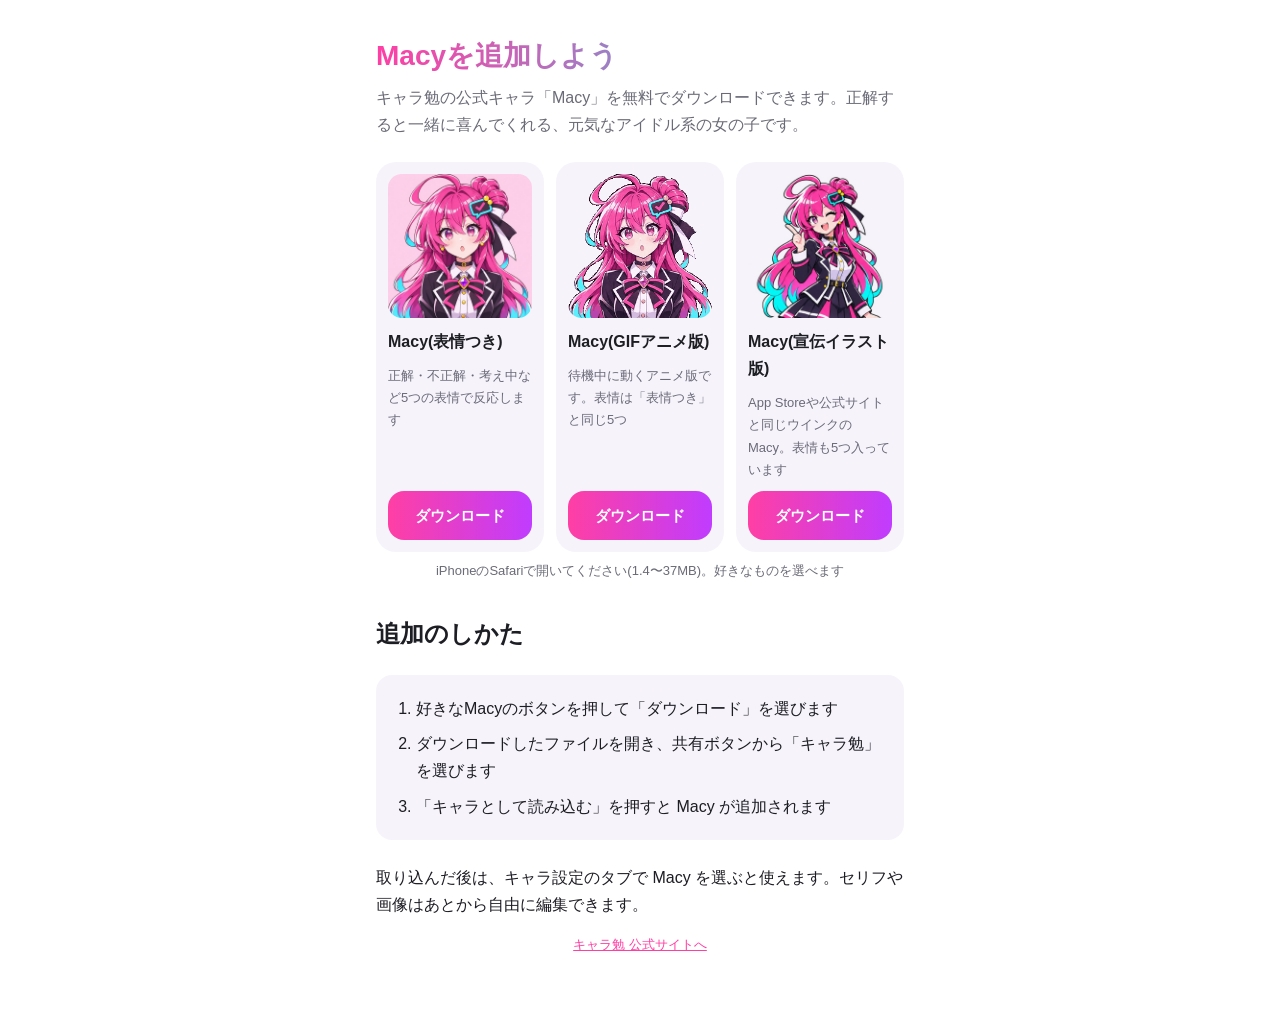
<file: characters/macy/index.html>
<!doctype html>
<html lang="ja">
<head>
<meta charset="utf-8">
<meta name="viewport" content="width=device-width, initial-scale=1">
<title>Macyを追加 | キャラ勉</title>
<meta name="description" content="キャラ勉の公式キャラ「Macy」を無料で追加できます。">
<style>
  :root{--bg:#fff;--fg:#1d1d24;--muted:#6b6b78;--card:#f6f3fb;--pink:#ff3fa4;--cyan:#22d3ee}
  @media (prefers-color-scheme: dark){:root{--bg:#121218;--fg:#f2f2f7;--muted:#a0a0ad;--card:#1e1c28}}
  *{box-sizing:border-box}
  body{margin:0;background:var(--bg);color:var(--fg);font-family:-apple-system,BlinkMacSystemFont,"Hiragino Sans",sans-serif;line-height:1.7}
  main{max-width:560px;margin:0 auto;padding:32px 16px 64px}
  h1{font-size:28px;margin:0 0 4px;background:linear-gradient(90deg,var(--pink),var(--cyan));-webkit-background-clip:text;background-clip:text;color:transparent}
  .lead{color:var(--muted);margin:0 0 24px}
  .hero{display:block;margin:0 auto 24px;max-height:320px;border-radius:24px;max-width:100%}
  .btn{display:block;text-align:center;padding:16px;border-radius:16px;background:linear-gradient(90deg,var(--pink),#c03cff);color:#fff;font-weight:700;font-size:18px;text-decoration:none}
  .note{font-size:13px;color:var(--muted);text-align:center;margin:8px 0 32px}
  ol{background:var(--card);border-radius:16px;padding:20px 20px 20px 40px;margin:0 0 24px}
  li+li{margin-top:8px}
  footer{font-size:13px;color:var(--muted);text-align:center}
  a.back{color:var(--pink)}
  .choices{display:grid;grid-template-columns:repeat(auto-fit,minmax(150px,1fr));gap:12px;margin:0 0 8px}
  .choice{background:var(--card);border-radius:20px;padding:12px;display:flex;flex-direction:column;gap:10px}
  .choice img{width:100%;aspect-ratio:1;object-fit:cover;border-radius:14px}
  .choice h3{margin:0;font-size:16px}
  .choice p{margin:0;font-size:13px;color:var(--muted);flex:1}
  .btn{font-size:15px;padding:12px}
</style>
</head>
<body>
<main>
  <h1>Macyを追加しよう</h1>
  <p class="lead">キャラ勉の公式キャラ「Macy」を無料でダウンロードできます。正解すると一緒に喜んでくれる、元気なアイドル系の女の子です。</p>
  <div class="choices">
    <div class="choice">
      <img src="macy-preview.jpg" alt="Macy(表情つき)">
      <h3>Macy(表情つき)</h3>
      <p>正解・不正解・考え中など5つの表情で反応します</p>
      <a class="btn" href="Macy.json" download="Macy.json">ダウンロード</a>
    </div>
    <div class="choice">
      <img src="macy-gif-preview.gif" alt="Macy(GIFアニメ版)">
      <h3>Macy(GIFアニメ版)</h3>
      <p>待機中に動くアニメ版です。表情は「表情つき」と同じ5つ</p>
      <a class="btn" href="Macy-gif.json" download="Macy-gif.json">ダウンロード</a>
    </div>
    <div class="choice">
      <img src="macy-promo-preview.jpg" alt="Macy(宣伝イラスト版)">
      <h3>Macy(宣伝イラスト版)</h3>
      <p>App Storeや公式サイトと同じウインクのMacy。表情も5つ入っています</p>
      <a class="btn" href="Macy-promo.json" download="Macy-promo.json">ダウンロード</a>
    </div>
  </div>
  <p class="note">iPhoneのSafariで開いてください(1.4〜37MB)。好きなものを選べます</p>
  <h2>追加のしかた</h2>
  <ol>
    <li>好きなMacyのボタンを押して「ダウンロード」を選びます</li>
    <li>ダウンロードしたファイルを開き、共有ボタンから「キャラ勉」を選びます</li>
    <li>「キャラとして読み込む」を押すと Macy が追加されます</li>
  </ol>
  <p>取り込んだ後は、キャラ設定のタブで Macy を選ぶと使えます。セリフや画像はあとから自由に編集できます。</p>
  <footer><a class="back" href="../../">キャラ勉 公式サイトへ</a></footer>
</main>
</body>
</html>
</file>
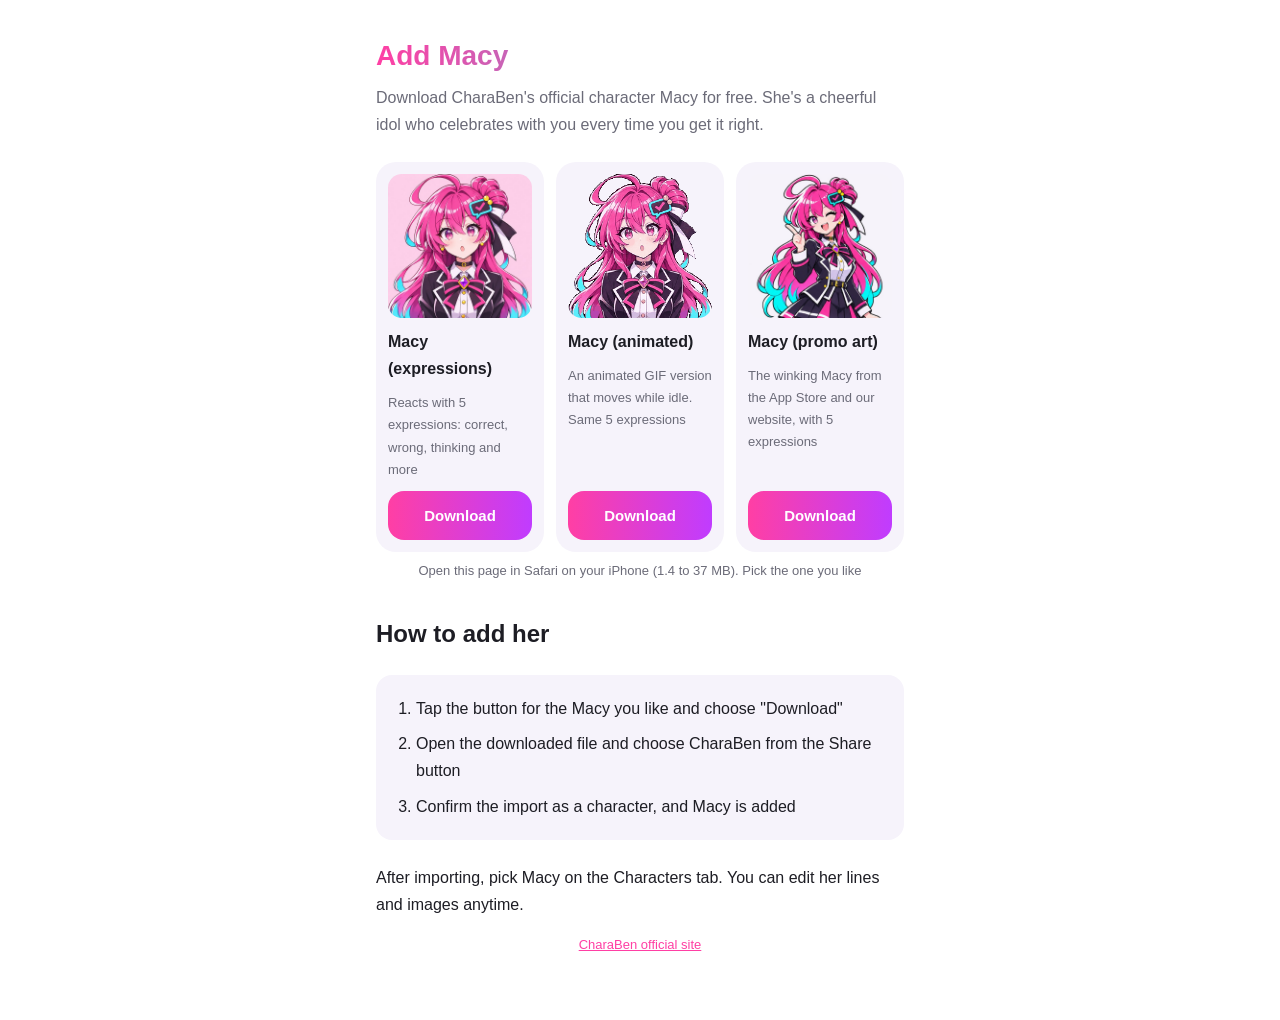
<file: en/characters/macy/index.html>
<!doctype html>
<html lang="en">
<head>
<meta charset="utf-8">
<meta name="viewport" content="width=device-width, initial-scale=1">
<title>Add Macy | CharaBen</title>
<meta name="description" content="Add CharaBen's official character Macy for free.">
<style>
  :root{--bg:#fff;--fg:#1d1d24;--muted:#6b6b78;--card:#f6f3fb;--pink:#ff3fa4;--cyan:#22d3ee}
  @media (prefers-color-scheme: dark){:root{--bg:#121218;--fg:#f2f2f7;--muted:#a0a0ad;--card:#1e1c28}}
  *{box-sizing:border-box}
  body{margin:0;background:var(--bg);color:var(--fg);font-family:-apple-system,BlinkMacSystemFont,"Hiragino Sans",sans-serif;line-height:1.7}
  main{max-width:560px;margin:0 auto;padding:32px 16px 64px}
  h1{font-size:28px;margin:0 0 4px;background:linear-gradient(90deg,var(--pink),var(--cyan));-webkit-background-clip:text;background-clip:text;color:transparent}
  .lead{color:var(--muted);margin:0 0 24px}
  .hero{display:block;margin:0 auto 24px;max-height:320px;border-radius:24px;max-width:100%}
  .btn{display:block;text-align:center;padding:16px;border-radius:16px;background:linear-gradient(90deg,var(--pink),#c03cff);color:#fff;font-weight:700;font-size:18px;text-decoration:none}
  .note{font-size:13px;color:var(--muted);text-align:center;margin:8px 0 32px}
  ol{background:var(--card);border-radius:16px;padding:20px 20px 20px 40px;margin:0 0 24px}
  li+li{margin-top:8px}
  footer{font-size:13px;color:var(--muted);text-align:center}
  a.back{color:var(--pink)}
  .choices{display:grid;grid-template-columns:repeat(auto-fit,minmax(150px,1fr));gap:12px;margin:0 0 8px}
  .choice{background:var(--card);border-radius:20px;padding:12px;display:flex;flex-direction:column;gap:10px}
  .choice img{width:100%;aspect-ratio:1;object-fit:cover;border-radius:14px}
  .choice h3{margin:0;font-size:16px}
  .choice p{margin:0;font-size:13px;color:var(--muted);flex:1}
  .btn{font-size:15px;padding:12px}
</style>
</head>
<body>
<main>
  <h1>Add Macy</h1>
  <p class="lead">Download CharaBen's official character Macy for free. She's a cheerful idol who celebrates with you every time you get it right.</p>
  <div class="choices">
    <div class="choice">
      <img src="macy-preview.jpg" alt="Macy (expressions)">
      <h3>Macy (expressions)</h3>
      <p>Reacts with 5 expressions: correct, wrong, thinking and more</p>
      <a class="btn" href="Macy-en.json" download="Macy.json">Download</a>
    </div>
    <div class="choice">
      <img src="macy-gif-preview.gif" alt="Macy (animated)">
      <h3>Macy (animated)</h3>
      <p>An animated GIF version that moves while idle. Same 5 expressions</p>
      <a class="btn" href="Macy-gif-en.json" download="Macy-gif.json">Download</a>
    </div>
    <div class="choice">
      <img src="macy-promo-preview.jpg" alt="Macy (promo art)">
      <h3>Macy (promo art)</h3>
      <p>The winking Macy from the App Store and our website, with 5 expressions</p>
      <a class="btn" href="Macy-promo-en.json" download="Macy-promo.json">Download</a>
    </div>
  </div>
  <p class="note">Open this page in Safari on your iPhone (1.4 to 37 MB). Pick the one you like</p>
  <h2>How to add her</h2>
  <ol>
    <li>Tap the button for the Macy you like and choose "Download"</li>
    <li>Open the downloaded file and choose CharaBen from the Share button</li>
    <li>Confirm the import as a character, and Macy is added</li>
  </ol>
  <p>After importing, pick Macy on the Characters tab. You can edit her lines and images anytime.</p>
  <footer><a class="back" href="../../">CharaBen official site</a></footer>
</main>
</body>
</html>
</file>
<file: styles.css>
:root {
  color-scheme: dark;
  --bg: #080b14;
  --surface: #101522;
  --surface-soft: #151b2b;
  --ink: #f4f6fc;
  --muted: #aeb7cb;
  --line: rgba(255, 255, 255, .11);
  --cyan: #72e8f4;
  --violet: #9b8cff;
  --max: 1080px;
}

* { box-sizing: border-box; }
html { scroll-behavior: smooth; }
body {
  margin: 0;
  color: var(--ink);
  background: var(--bg);
  font-family: -apple-system, BlinkMacSystemFont, "Hiragino Sans", "Yu Gothic", "Helvetica Neue", sans-serif;
  line-height: 1.7;
  -webkit-font-smoothing: antialiased;
}
a { color: inherit; }
img { max-width: 100%; }
.shell { width: min(var(--max), calc(100% - 40px)); margin-inline: auto; }
.skip { position: absolute; left: -9999px; }
.skip:focus { left: 12px; top: 12px; z-index: 100; padding: 10px 14px; color: #000; background: #fff; }

.business-card-redirect { display: none; }
.business-card-visit body > :not(.business-card-redirect) { display: none; }
.business-card-visit .business-card-redirect {
  min-height: 100svh;
  display: grid;
  place-items: center;
  padding: 24px;
  background:
    radial-gradient(circle at 50% 20%, rgba(114, 232, 244, .13), transparent 34%),
    radial-gradient(circle at 85% 85%, rgba(155, 140, 255, .13), transparent 32%),
    var(--bg);
}
.business-card-panel {
  width: min(440px, 100%);
  padding: 42px 28px;
  border: 1px solid var(--line);
  border-radius: 28px;
  background: rgba(16, 21, 34, .92);
  box-shadow: 0 28px 80px rgba(0, 0, 0, .4);
  text-align: center;
}
.business-card-panel img { display: block; margin: 0 auto 20px; border-radius: 22px; }
.business-card-panel .eyebrow { margin-bottom: 10px; }
.business-card-panel h1 { margin: 0; font-size: clamp(1.65rem, 7vw, 2.2rem); line-height: 1.3; }
.business-card-panel > p:not(.eyebrow) { margin: 16px 0 26px; color: var(--muted); }
.business-card-panel .button { width: 100%; }

.site-header {
  position: sticky;
  top: 0;
  z-index: 20;
  border-bottom: 1px solid var(--line);
  background: rgba(8, 11, 20, .86);
  backdrop-filter: blur(16px);
}
.nav { min-height: 64px; display: flex; align-items: center; gap: 24px; }
.brand { display: flex; align-items: center; gap: 10px; font-weight: 800; text-decoration: none; }
.brand img { width: 34px; height: 34px; border-radius: 9px; }
.nav-links { margin-left: auto; display: flex; align-items: center; gap: 22px; font-size: .88rem; }
.nav-links > a { color: var(--muted); text-decoration: none; }
.nav-links > a:hover { color: var(--ink); }
.lang { display: flex; gap: 9px; padding-left: 18px; border-left: 1px solid var(--line); }
.lang a { color: var(--muted); text-decoration: none; }
.lang [aria-current="page"] { color: var(--ink); font-weight: 800; }

.hero {
  min-height: 710px;
  display: grid;
  grid-template-columns: 1.08fr .92fr;
  align-items: center;
  gap: 72px;
  padding-block: 80px;
}
.eyebrow { margin: 0 0 14px; color: var(--cyan); font-size: .75rem; font-weight: 800; letter-spacing: .16em; }
.hero h1, .section-head h2, .local-card h2, .support-card h2 { margin: 0; letter-spacing: -.055em; line-height: 1.1; }
.hero h1 { max-width: 680px; font-size: clamp(3rem, 5.2vw, 4rem); }
.keep-line { white-space: nowrap; }
.lead { max-width: 650px; margin: 26px 0 0; color: #d2d8e7; font-size: clamp(1.03rem, 1.8vw, 1.22rem); }
.actions { display: flex; flex-wrap: wrap; gap: 12px; margin-top: 30px; }
.button {
  display: inline-flex;
  min-height: 50px;
  align-items: center;
  justify-content: center;
  padding: 0 22px;
  border-radius: 14px;
  color: #071018;
  background: linear-gradient(135deg, var(--cyan), #91b8ff 60%, var(--violet));
  box-shadow: 0 10px 32px rgba(114, 232, 244, .16);
  font-weight: 800;
  text-decoration: none;
}
.button.secondary { color: var(--ink); background: var(--surface-soft); border: 1px solid var(--line); box-shadow: none; }
.availability { margin: 12px 2px 0; color: var(--muted); font-size: .82rem; }
.hero-visual { display: grid; place-items: center; }
.phone {
  position: relative;
  width: min(330px, 76vw);
  padding: 9px;
  border: 1px solid rgba(255, 255, 255, .18);
  border-radius: 40px;
  background: #05070c;
  box-shadow: 0 32px 90px rgba(0, 0, 0, .48), 0 0 80px rgba(114, 232, 244, .1);
  transform: rotate(2deg);
}
.phone img { display: block; width: 100%; border-radius: 31px; }

section { padding-block: 94px; }
.features, .local-data { border-block: 1px solid var(--line); background: var(--surface); }
.section-head { max-width: 720px; margin-bottom: 42px; }
.section-head h2, .local-card h2, .support-card h2 { font-size: clamp(2.1rem, 4.5vw, 3.7rem); }
.section-head > p:last-child { color: var(--muted); }
.feature-grid { display: grid; grid-template-columns: repeat(3, 1fr); gap: 16px; }
.feature { min-height: 270px; padding: 28px; border: 1px solid var(--line); border-radius: 22px; background: var(--surface-soft); }
.feature > span { color: var(--cyan); font-size: .78rem; font-weight: 800; letter-spacing: .12em; }
.feature h3 { margin: 42px 0 12px; font-size: 1.35rem; line-height: 1.35; }
.feature p { margin: 0; color: var(--muted); }
.more-features { display: flex; flex-wrap: wrap; gap: 9px; margin-top: 22px; }
.more-features span { padding: 8px 13px; border: 1px solid var(--line); border-radius: 999px; color: var(--muted); font-size: .82rem; }
.infographic-feature, .effects-card { display: grid; grid-template-columns: minmax(0, .85fr) minmax(0, 1.15fr); align-items: center; gap: 36px; margin-top: 18px; padding: 30px 34px; border: 1px solid var(--line); border-radius: 24px; background: linear-gradient(135deg, rgba(114, 232, 244, .08), rgba(155, 140, 255, .08)); }
.effects-card { border-color: rgba(255, 79, 163, .35); background: linear-gradient(135deg, rgba(255, 79, 163, .14), rgba(255, 184, 77, .08)); }
.effects-card .eyebrow { color: #ff7cc0; }
.effects-card h3 { margin: 7px 0 0; font-size: clamp(1.3rem, 2.4vw, 1.8rem); }
.effects-card > p { margin: 0; color: var(--muted); line-height: 1.8; }
.infographic-feature h3 { margin: 7px 0 0; font-size: clamp(1.3rem, 2.4vw, 1.8rem); }
.infographic-feature > p { margin: 0; color: var(--muted); line-height: 1.8; }

.look-grid { display: grid; grid-template-columns: repeat(4, 1fr); gap: 16px; }
.look { padding: 26px 28px; border: 1px solid var(--line); border-radius: 22px; background: var(--surface); }
.look h3 { margin: 0 0 10px; font-size: 1.3rem; }
.look p { margin: 0; color: var(--muted); }
.look-palette { border-color: rgba(114, 232, 244, .4); background: linear-gradient(135deg, rgba(114, 232, 244, .12), rgba(255, 79, 163, .1)); }
.look-palette h3 { color: #9eeef7; }
.look-neon { border-color: rgba(255, 79, 163, .45); box-shadow: inset 0 0 28px rgba(255, 79, 163, .12); }
.look-neon h3 { color: #ff6fbd; text-shadow: 0 0 14px rgba(255, 79, 163, .6); }
.look-mode h3, .look-background h3 { color: var(--ink); }
.effects-list { display: grid; gap: 14px; }
.effects-list p { margin: 0; color: var(--muted); line-height: 1.8; }
.effects-list strong { display: inline-block; min-width: 3.2em; margin-right: 10px; color: #ff7cc0; }
.looks { border-bottom: 1px solid var(--line); }

.showcase { overflow: hidden; }
.shots { display: grid; grid-template-columns: repeat(3, minmax(230px, 1fr)); gap: 24px 20px; }
.shots img { display: block; width: 100%; border: 1px solid var(--line); border-radius: 24px; box-shadow: 0 18px 48px rgba(0, 0, 0, .28); }

.local-card { display: grid; grid-template-columns: .9fr 1.1fr; align-items: center; gap: 72px; }
.local-card p:last-child { margin: 0; color: var(--muted); font-size: 1.03rem; }
.support-card { padding: 56px; border: 1px solid var(--line); border-radius: 28px; text-align: center; background: var(--surface); }
.support-card .eyebrow { text-align: center; }
.support-card > p:not(.eyebrow) { color: var(--muted); }
.support-card .actions { justify-content: center; }

.policy { padding-top: 36px; }
.policy details { border-top: 1px solid var(--line); }
.policy details:last-child { border-bottom: 1px solid var(--line); }
.policy summary { padding: 19px 4px; cursor: pointer; font-weight: 750; }
.policy .content { max-width: 850px; padding: 0 4px 20px; color: var(--muted); }
.policy a { color: var(--cyan); }

footer { padding: 38px 0 60px; border-top: 1px solid var(--line); color: var(--muted); font-size: .82rem; }
.footer-row { display: flex; justify-content: space-between; gap: 20px; }

@media (max-width: 1040px) {
  .look-grid { grid-template-columns: repeat(2, 1fr); }
}

@media (max-width: 800px) {
  .nav-links > a { display: none; }
  .nav-links { gap: 12px; }
  .lang { padding-left: 12px; }
  .hero { min-height: auto; grid-template-columns: 1fr; gap: 48px; padding-block: 62px 74px; }
  .hero-copy { text-align: center; }
  .hero .lead { margin-inline: auto; }
  .hero .actions { justify-content: center; }
  .hero h1 { font-size: clamp(2.05rem, 9.2vw, 2.3rem); }
  .feature-grid, .look-grid { grid-template-columns: 1fr; }
  .infographic-feature, .effects-card { grid-template-columns: 1fr; gap: 12px; padding: 25px 22px; }
  .feature { min-height: auto; }
  .feature h3 { margin-top: 24px; }
  .shots { grid-template-columns: repeat(6, 74vw); overflow-x: auto; padding-bottom: 18px; scroll-snap-type: x mandatory; }
  .shots img { scroll-snap-align: start; }
  .local-card { grid-template-columns: 1fr; gap: 24px; }
}

@media (max-width: 480px) {
  .shell { width: min(var(--max), calc(100% - 28px)); }
  section { padding-block: 72px; }
  .hero h1 { letter-spacing: -.06em; }
  .support-card { padding: 36px 20px; }
  .support-card .button { width: 100%; padding-inline: 12px; font-size: .88rem; }
  .footer-row { display: grid; }
}

@media (prefers-reduced-motion: reduce) { html { scroll-behavior: auto; } }
</file>
